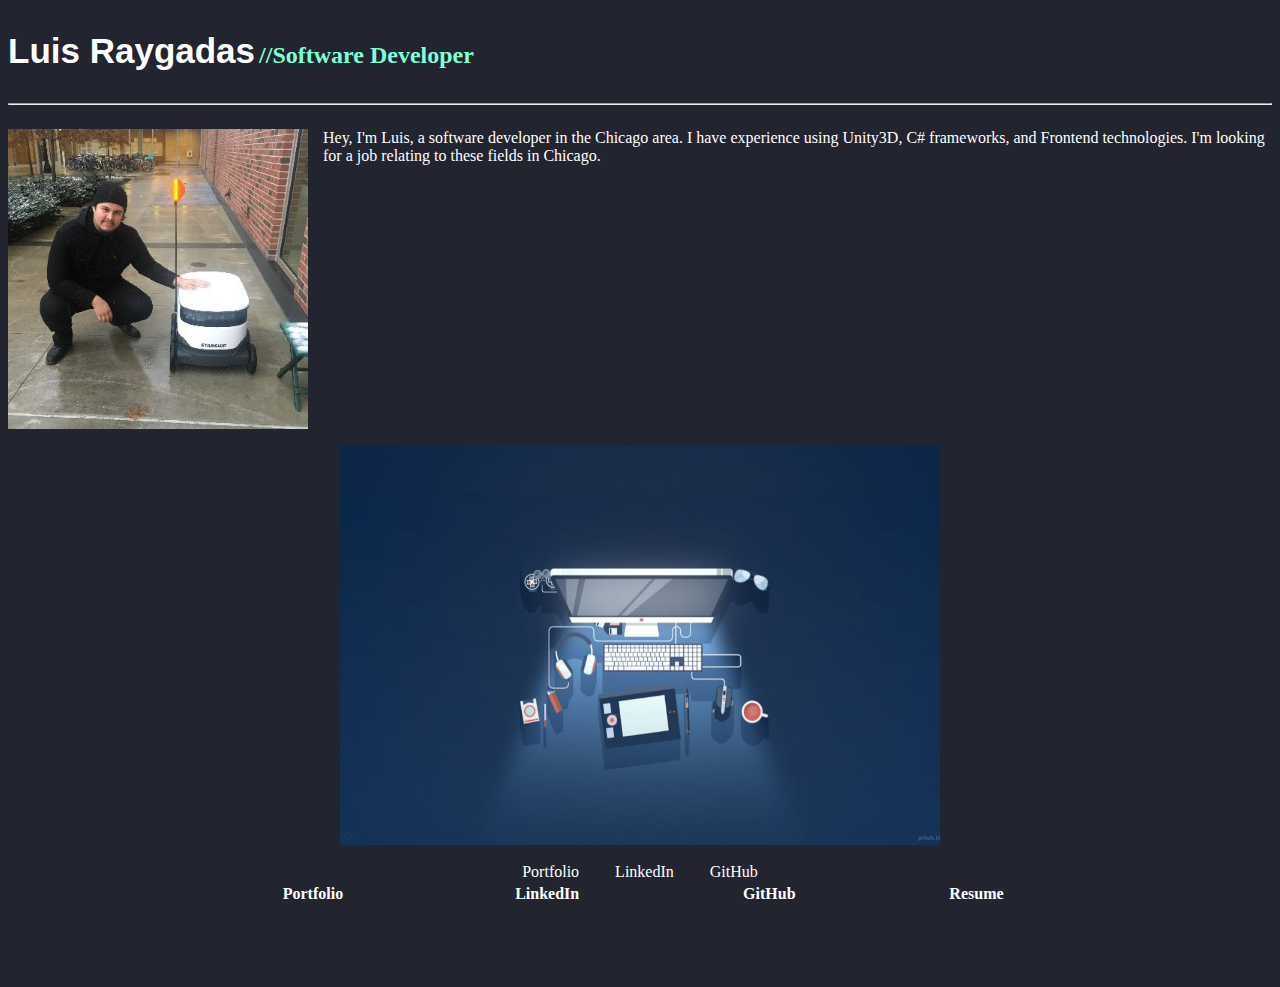
<file: untitled folder/index.html>
<html>
    <head>
        <meta charset="UTF-8">
        <meta name="description" content="Luis Raygadas: Software Developer">
        <meta name="viewport" content="width=device-width, initial-scale=1, maximum-scale=1.0, user-scalable=no">
        <link rel="stylesheet" href="styles.css">
        <title>Luis Raygadas</title>
    </head>
    <header>
        <h1 style="display: inline-block;">Luis Raygadas </h1>
        <h2 style="display: inline-block;"> //Software Developer</h2>
    </header>
    <hr>
    <body >
        <div>
            <div>
                 <p id="intro"> <img src="NgGa3ozV_400x400.jpg" alt="Me"
                    width="300"
                    height="300"
                    id="me"> 
                    Hey, I'm Luis, a software developer in the Chicago area. I have experience using Unity3D, C# frameworks, and Frontend technologies. I'm looking for a job relating to these fields in Chicago.
                </p>
            </div>
           
        </div>
            <center>
                <div>
                <a href="https://www.starbucks.com/?utm_term=starbucks&gclid=EAIaIQobChMImNa3292I5wIVE77ACh3SRgkaEAAYASAAEgLuUPD_BwE&utm_campaign=BR+-+Brand+-+High+Volume+-+Desktop+-+Exact&utm_medium=cpc&utm_source=google">
                <img 
                    src="programming-wallpaper14-1000x625.jpg" 
                    alt="London Fog" 
                    width="600"
                    height="400"
                >
                </a>
                </div>
            
            <br>
            <div id = "table">
                <ul id="horizontal">
                    <li><a  href="https://www.twitter.com/" >Portfolio</a></li>
                    <li><a href="https://www.linkedin.com/in/luisr97/">LinkedIn</a></li>
                    <li><a href="https://github.com/LuisR97">GitHub</a></li>
                </ul>
            </div>
        </center>
        <div>
            <center>
            <table id="linktable">
                <tr>
                    <th><a href="portfolio.html">Portfolio</a></th>
                    <th><a href="https://www.linkedin.com/in/luisr97/">LinkedIn</a></th>
                    <th><a href="https://github.com/LuisR97">GitHub</a></th>
                    <th><a href="socialmedia.html">Resume</a></th>
                </tr>
            </table>
        </center>
        </div>
            <br><br><br><br>
    </body>
</html>
</file>
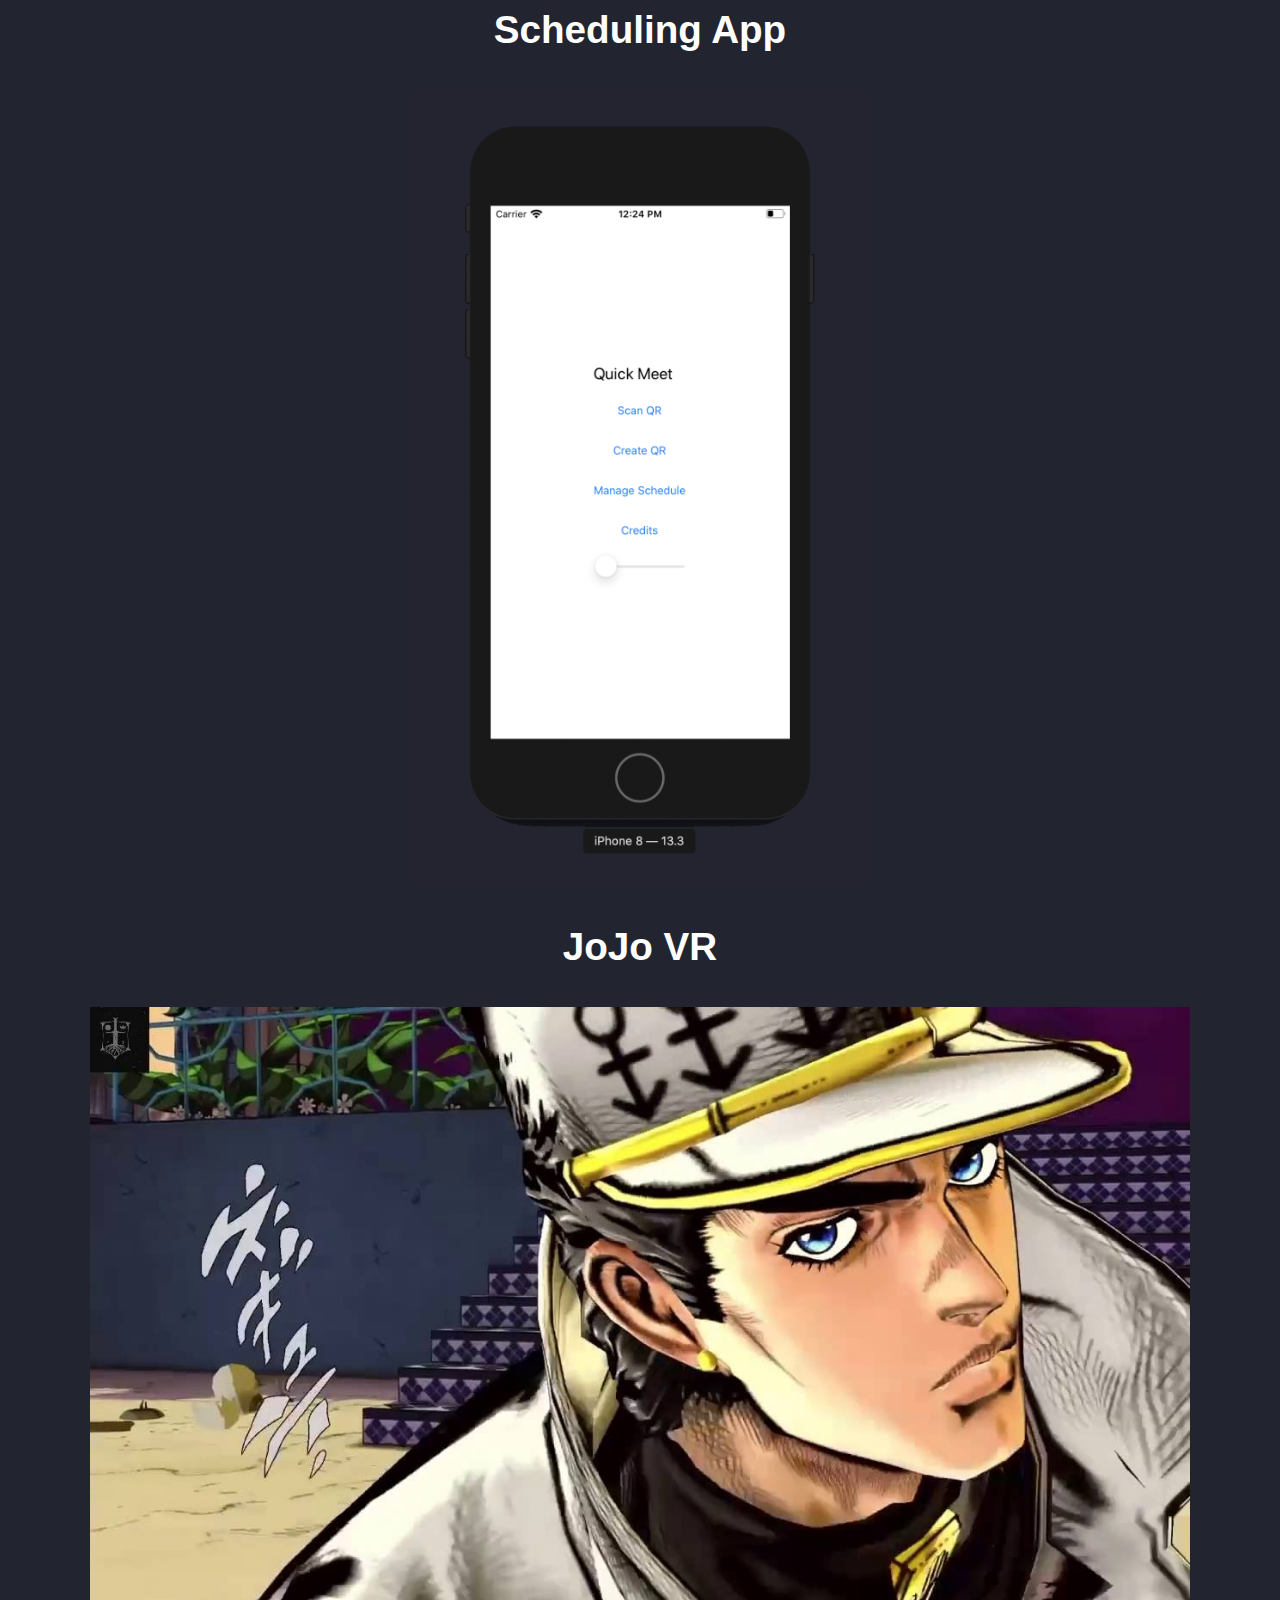
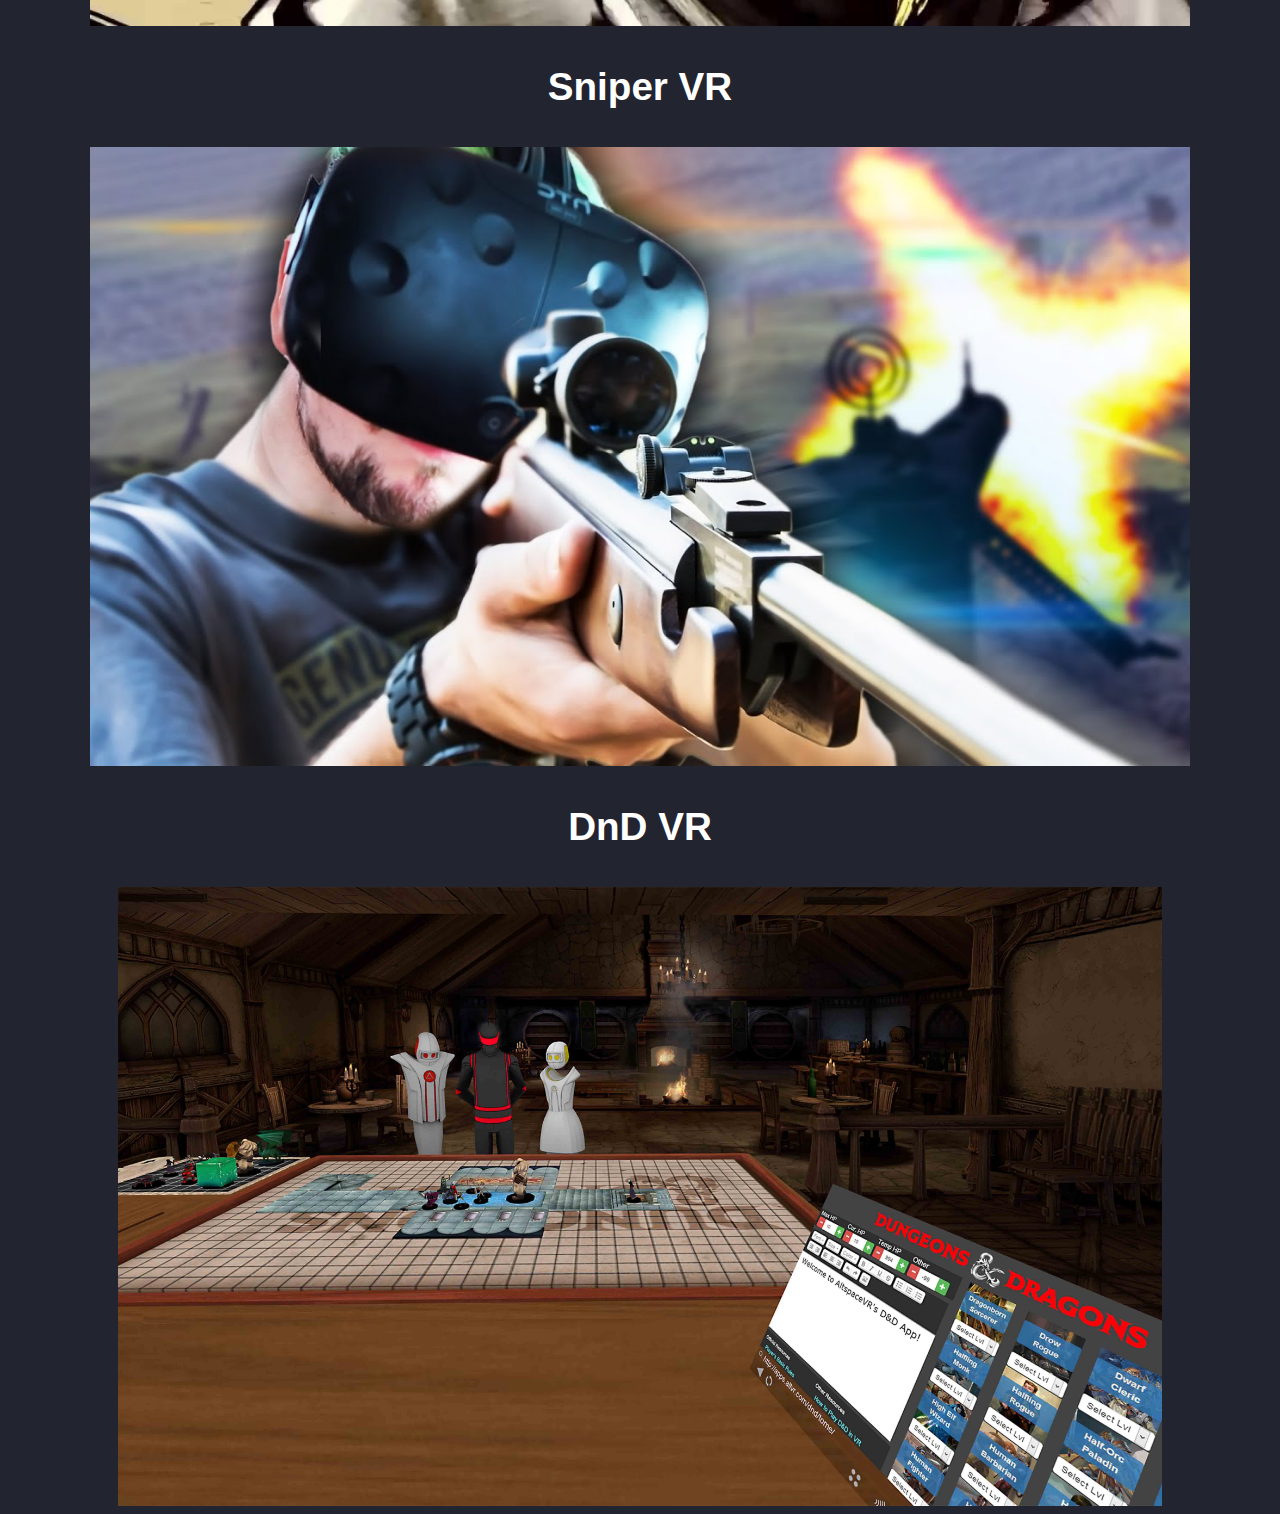
<file: untitled folder/portfolio.html>
<html>
    <head>
        <meta charset="UTF-8">
        <meta name="description" content="Luis Raygadas: Portfolio">
        <meta name="viewport" content="width=device-width, initial-scale=1, maximum-scale=1.0, user-scalable=no">
        <link rel="stylesheet" href="styles.css">
        <title>Luis Raygadas Portfolio</title>
    </head>
    <body>

        <div>

            <div class="productname">
                <h3 class="">Scheduling App</h3>
                <img id="appss" src="schedulingappscreenshot1.png" alt="App">
            </div>

            <div class="productname">
                <h3 class="">JoJo VR</h3>
                <img id= "jotaro" src="maxresdefault.jpg" alt="Its him">
            </div>

            <div class="productname">
                <h3 class="">Sniper VR</h3>
                <img id= "snipeVR" src="snipervr.jpg" alt="Snomp">
            </div>

            <div class="productname">
                <h3 class="">DnD VR</h3>
                <img id= "dndvr" src="dndvr.jpg" alt="Nerds">
            </div>

        </div>
    </body>
</html>
</file>
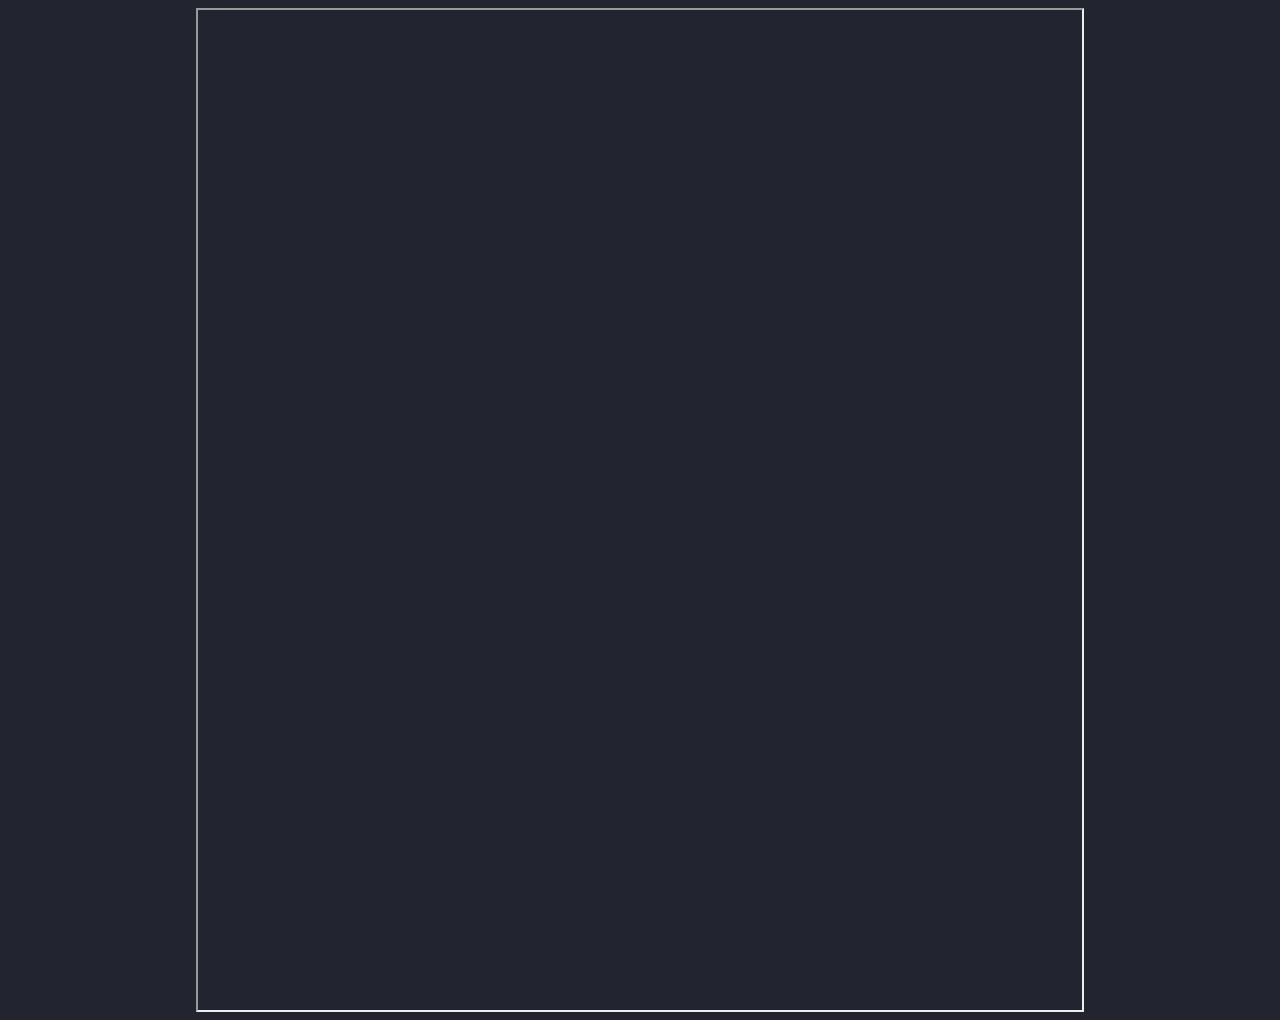
<file: untitled folder/socialmedia.html>
<html>
    <head>
        <meta charset="UTF-8">
        <meta name="description" content="Luis Raygadas: Portfolio">
        <meta name="viewport" content="width=device-width, initial-scale=1, maximum-scale=1.0, user-scalable=no">
        <link rel="stylesheet" href="styles.css">
        <title>Luis Raygadas Resume</title>
    </head>

    <body>
        <div>
            <center><iframe src="ResumeLRFebruary2020.pdf" width="70%" height="1000px"></center>
            </iframe>
        </div>

        <div>

        </div>

        <div>

        </div>

        <div>

        </div>
    </body>
</html>
</file>
<file: untitled folder/styles.css>
body{
    background-color: #222430;
}

h1 {
    text-align: left;
    font-size: 35px;
    color: white;
    font-style: normal;
    font-family: "Segoe UI",Arial,sans-serif;
}

h2 {
    color: aquamarine;
}

p{
    color: white;
}
ul {
    list-style-type: none;
    margin: 0;
    padding: 0;
    overflow: hidden;
    background-color: #222430;
}

ul #horizontal {
    display: inline;
}

li {
    
    display: inline;
}
  
li a {
    color: white;
    text-align: center;
    padding: 16px;
    text-decoration: none;
}
  
li a:hover {
    background-color: #111111;
}

th {
    color: white;
    text-decoration: none;
    border: 1px solid #222430;
    
}

th a {
    color: white;
    text-decoration: none;
    padding: 5px;
    
}

#left {
    text-align: right;
    
}

#right{
    text-align: left;
}

.productname
{
    text-align: center;   
    color: white; 
    font-size: 33px;
    font-family: Arial, Helvetica, sans-serif;
}

#appss
{
    height: 90%;
}

#jotaro
{
    height: 70%;
}

#snipeVR
{
    height: 70%;
}

#dndvr
{
    height: 70%;
}

#intro
{
    float: right;
}

#me
{
    float:left;
    margin-right: 15px;
}

#linktable
{
    width: 70%;
}
</file>
